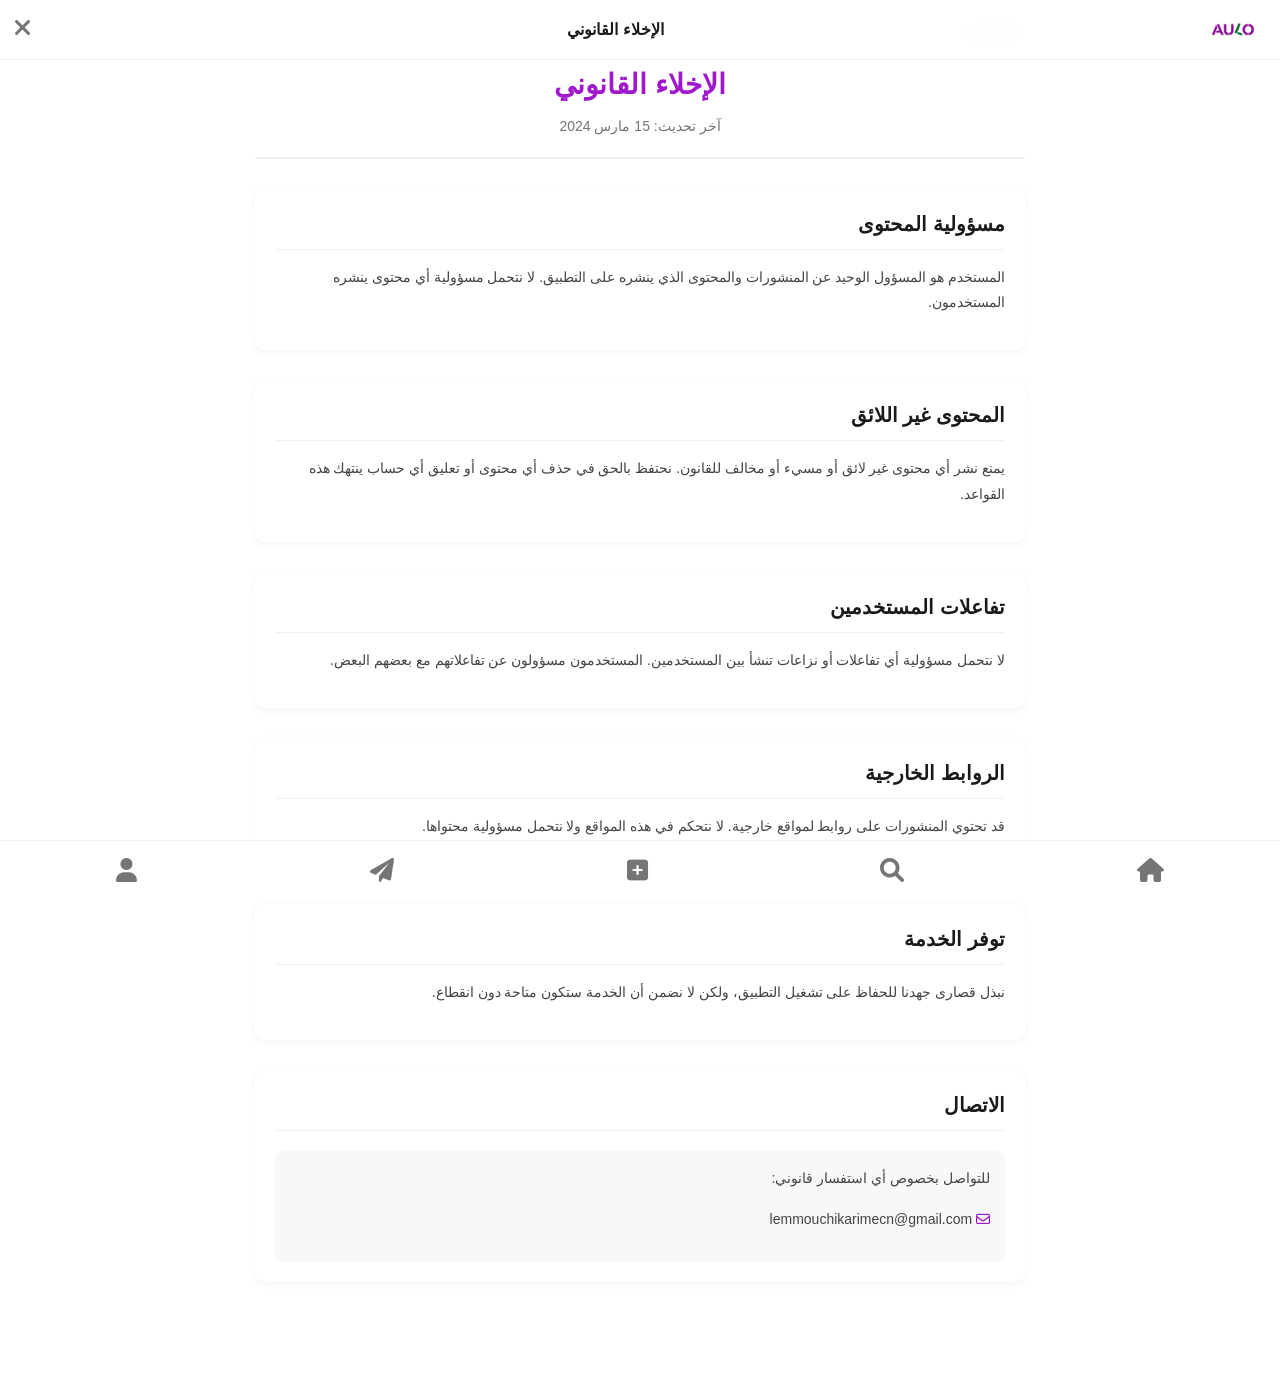
<file: disclaimer.html>
<!DOCTYPE html>
<html lang="ar" dir="rtl">
<head>
    <meta charset="UTF-8">
    <meta name="viewport" content="width=device-width, initial-scale=1.0, maximum-scale=1.0, user-scalable=no">
    <title>Aulo - الإخلاء القانوني</title>
    <link rel="icon" type="image/png" href="images/l.png">
    <link rel="stylesheet" href="css/style.css">
    <link rel="stylesheet" href="https://cdnjs.cloudflare.com/ajax/libs/font-awesome/6.0.0/css/all.min.css">
    <style>
        .legal-container {
            max-width: 800px;
            margin: 0 auto;
            padding: 20px 15px 80px 15px;
        }
        
        .legal-header {
            text-align: center;
            margin-bottom: 30px;
            padding-bottom: 20px;
            border-bottom: 2px solid var(--border-color);
        }
        
        .legal-header h1 {
            font-size: 28px;
            color: var(--primary-color);
            margin-bottom: 10px;
        }
        
        .legal-header .date {
            color: var(--secondary-text);
            font-size: 14px;
        }
        
        .legal-section {
            margin-bottom: 30px;
            background: #fff;
            border-radius: 10px;
            padding: 20px;
            box-shadow: 0 2px 10px rgba(0,0,0,0.05);
        }
        
        .legal-section h2 {
            font-size: 20px;
            color: var(--text-color);
            margin-bottom: 15px;
            padding-bottom: 10px;
            border-bottom: 1px solid var(--border-color);
        }
        
        .legal-section p {
            font-size: 14px;
            line-height: 1.8;
            color: #444;
            margin-bottom: 15px;
        }
        
        .legal-section ul {
            margin-right: 20px;
            margin-bottom: 15px;
        }
        
        .legal-section li {
            font-size: 14px;
            line-height: 1.8;
            color: #444;
            margin-bottom: 5px;
        }
        
        .back-btn {
            display: inline-flex;
            align-items: center;
            gap: 5px;
            color: var(--primary-color);
            text-decoration: none;
            font-weight: 600;
            margin-bottom: 20px;
        }
        
        .back-btn:hover {
            text-decoration: underline;
        }
        
        .contact-info {
            background: #f8f8f8;
            padding: 15px;
            border-radius: 8px;
            margin-top: 20px;
        }
    </style>
</head>
<body>

    <header>
        <div class="logo-container">
            <img src="images/logo.png" alt="Aulo" onclick="location.href='index.html'">
        </div>
        <div style="font-weight: bold;">الإخلاء القانوني</div>
        <div class="header-actions" onclick="window.close()" style="cursor: pointer;">
            <i class="fa-solid fa-xmark" style="font-size: 24px; color: var(--secondary-text);"></i>
        </div>
    </header>

    <main class="legal-container">
        
        <a href="javascript:history.back()" class="back-btn">
            <i class="fa-solid fa-arrow-right"></i>
            العودة
        </a>
        
        <div class="legal-header">
            <h1>الإخلاء القانوني</h1>
            <div class="date">آخر تحديث: 15 مارس 2024</div>
        </div>
        
        <div class="legal-section">
            <h2>مسؤولية المحتوى</h2>
            <p>المستخدم هو المسؤول الوحيد عن المنشورات والمحتوى الذي ينشره على التطبيق. لا نتحمل مسؤولية أي محتوى ينشره المستخدمون.</p>
        </div>
        
        <div class="legal-section">
            <h2>المحتوى غير اللائق</h2>
            <p>يمنع نشر أي محتوى غير لائق أو مسيء أو مخالف للقانون. نحتفظ بالحق في حذف أي محتوى أو تعليق أي حساب ينتهك هذه القواعد.</p>
        </div>
        
        <div class="legal-section">
            <h2>تفاعلات المستخدمين</h2>
            <p>لا نتحمل مسؤولية أي تفاعلات أو نزاعات تنشأ بين المستخدمين. المستخدمون مسؤولون عن تفاعلاتهم مع بعضهم البعض.</p>
        </div>
        
        <div class="legal-section">
            <h2>الروابط الخارجية</h2>
            <p>قد تحتوي المنشورات على روابط لمواقع خارجية. لا نتحكم في هذه المواقع ولا نتحمل مسؤولية محتواها.</p>
        </div>
        
        <div class="legal-section">
            <h2>توفر الخدمة</h2>
            <p>نبذل قصارى جهدنا للحفاظ على تشغيل التطبيق، ولكن لا نضمن أن الخدمة ستكون متاحة دون انقطاع.</p>
        </div>
        
        <div class="legal-section">
            <h2>الاتصال</h2>
            <div class="contact-info">
                <p>للتواصل بخصوص أي استفسار قانوني:</p>
                <p><i class="fa-regular fa-envelope" style="color: var(--primary-color);"></i> lemmouchikarimecn@gmail.com</p>
            </div>
        </div>
    </main>

    <nav class="bottom-nav">
        <a href="main.html" class="nav-item"><i class="fa-solid fa-house"></i></a>
        <a href="find.html" class="nav-item"><i class="fa-solid fa-magnifying-glass"></i></a>
        <a href="post.html" class="nav-item"><i class="fa-solid fa-plus-square"></i></a>
        <a href="chatmain.html" class="nav-item"><i class="fa-solid fa-paper-plane"></i></a>
        <a href="myprofile.html" class="nav-item"><i class="fa-solid fa-user"></i></a>
    </nav>

    <script src="js/ui.js"></script>
</body>
</html>
</file>
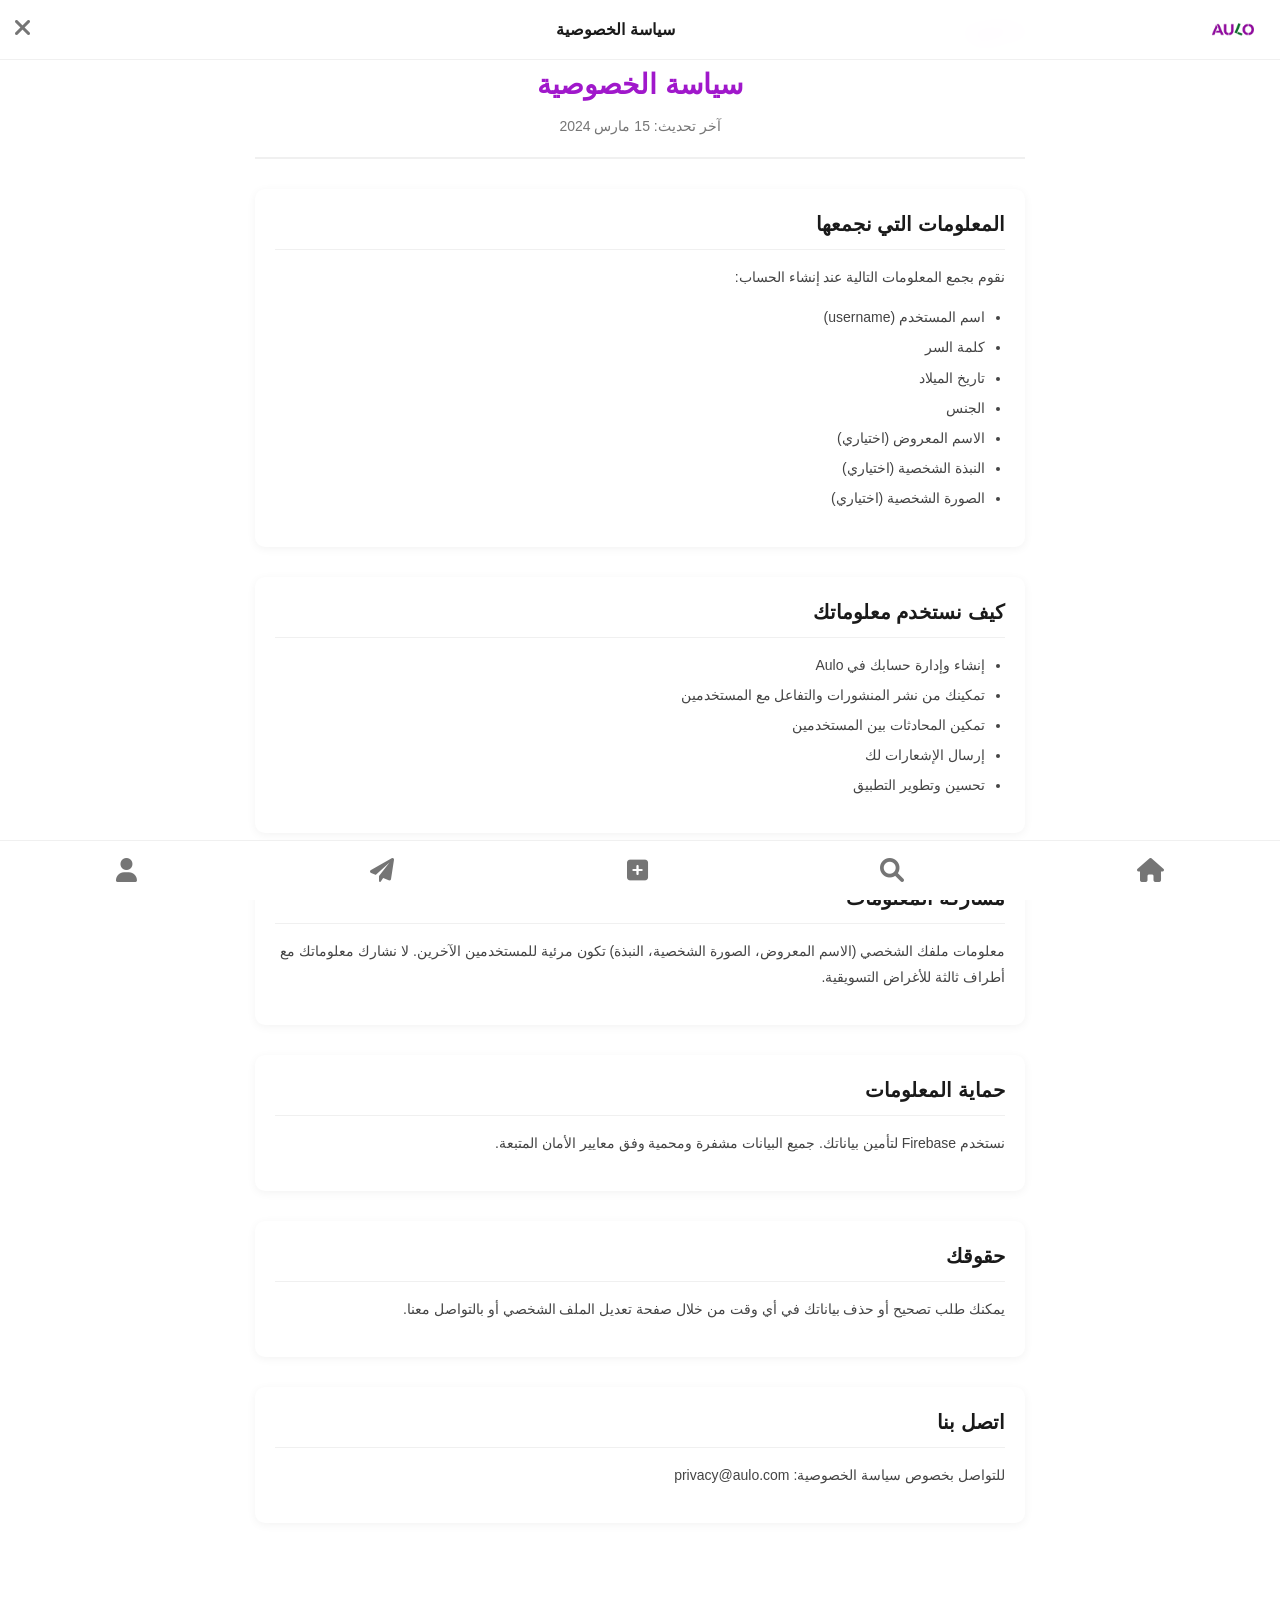
<file: privacy.html>
<!DOCTYPE html>
<html lang="ar" dir="rtl">
<head>
    <meta charset="UTF-8">
    <meta name="viewport" content="width=device-width, initial-scale=1.0, maximum-scale=1.0, user-scalable=no">
    <title>Aulo - سياسة الخصوصية</title>
    <link rel="icon" type="image/png" href="images/l.png">
    <link rel="stylesheet" href="css/style.css">
    <link rel="stylesheet" href="https://cdnjs.cloudflare.com/ajax/libs/font-awesome/6.0.0/css/all.min.css">
    <style>
        .legal-container {
            max-width: 800px;
            margin: 0 auto;
            padding: 20px 15px 80px 15px;
        }
        
        .legal-header {
            text-align: center;
            margin-bottom: 30px;
            padding-bottom: 20px;
            border-bottom: 2px solid var(--border-color);
        }
        
        .legal-header h1 {
            font-size: 28px;
            color: var(--primary-color);
            margin-bottom: 10px;
        }
        
        .legal-header .date {
            color: var(--secondary-text);
            font-size: 14px;
        }
        
        .legal-section {
            margin-bottom: 30px;
            background: #fff;
            border-radius: 10px;
            padding: 20px;
            box-shadow: 0 2px 10px rgba(0,0,0,0.05);
        }
        
        .legal-section h2 {
            font-size: 20px;
            color: var(--text-color);
            margin-bottom: 15px;
            padding-bottom: 10px;
            border-bottom: 1px solid var(--border-color);
        }
        
        .legal-section p {
            font-size: 14px;
            line-height: 1.8;
            color: #444;
            margin-bottom: 15px;
        }
        
        .legal-section ul {
            margin-right: 20px;
            margin-bottom: 15px;
        }
        
        .legal-section li {
            font-size: 14px;
            line-height: 1.8;
            color: #444;
            margin-bottom: 5px;
        }
        
        .back-btn {
            display: inline-flex;
            align-items: center;
            gap: 5px;
            color: var(--primary-color);
            text-decoration: none;
            font-weight: 600;
            margin-bottom: 20px;
        }
        
        .back-btn:hover {
            text-decoration: underline;
        }
    </style>
</head>
<body>

    <header>
        <div class="logo-container">
            <img src="images/logo.png" alt="Aulo" onclick="location.href='index.html'">
        </div>
        <div style="font-weight: bold;">سياسة الخصوصية</div>
        <div class="header-actions" onclick="window.close()" style="cursor: pointer;">
            <i class="fa-solid fa-xmark" style="font-size: 24px; color: var(--secondary-text);"></i>
        </div>
    </header>

    <main class="legal-container">
        
        <a href="javascript:history.back()" class="back-btn">
            <i class="fa-solid fa-arrow-right"></i>
            العودة
        </a>
        
        <div class="legal-header">
            <h1>سياسة الخصوصية</h1>
            <div class="date">آخر تحديث: 15 مارس 2024</div>
        </div>
        
        <div class="legal-section">
            <h2>المعلومات التي نجمعها</h2>
            <p>نقوم بجمع المعلومات التالية عند إنشاء الحساب:</p>
            <ul>
                <li>اسم المستخدم (username)</li>
                <li>كلمة السر</li>
                <li>تاريخ الميلاد</li>
                <li>الجنس</li>
                <li>الاسم المعروض (اختياري)</li>
                <li>النبذة الشخصية (اختياري)</li>
                <li>الصورة الشخصية (اختياري)</li>
            </ul>
        </div>
        
        <div class="legal-section">
            <h2>كيف نستخدم معلوماتك</h2>
            <ul>
                <li>إنشاء وإدارة حسابك في Aulo</li>
                <li>تمكينك من نشر المنشورات والتفاعل مع المستخدمين</li>
                <li>تمكين المحادثات بين المستخدمين</li>
                <li>إرسال الإشعارات لك</li>
                <li>تحسين وتطوير التطبيق</li>
            </ul>
        </div>
        
        <div class="legal-section">
            <h2>مشاركة المعلومات</h2>
            <p>معلومات ملفك الشخصي (الاسم المعروض، الصورة الشخصية، النبذة) تكون مرئية للمستخدمين الآخرين. لا نشارك معلوماتك مع أطراف ثالثة للأغراض التسويقية.</p>
        </div>
        
        <div class="legal-section">
            <h2>حماية المعلومات</h2>
            <p>نستخدم Firebase لتأمين بياناتك. جميع البيانات مشفرة ومحمية وفق معايير الأمان المتبعة.</p>
        </div>
        
        <div class="legal-section">
            <h2>حقوقك</h2>
            <p>يمكنك طلب تصحيح أو حذف بياناتك في أي وقت من خلال صفحة تعديل الملف الشخصي أو بالتواصل معنا.</p>
        </div>
        
        <div class="legal-section">
            <h2>اتصل بنا</h2>
            <p>للتواصل بخصوص سياسة الخصوصية: privacy@aulo.com</p>
        </div>
    </main>

    <nav class="bottom-nav">
        <a href="main.html" class="nav-item"><i class="fa-solid fa-house"></i></a>
        <a href="find.html" class="nav-item"><i class="fa-solid fa-magnifying-glass"></i></a>
        <a href="post.html" class="nav-item"><i class="fa-solid fa-plus-square"></i></a>
        <a href="chatmain.html" class="nav-item"><i class="fa-solid fa-paper-plane"></i></a>
        <a href="myprofile.html" class="nav-item"><i class="fa-solid fa-user"></i></a>
    </nav>

    <script src="js/ui.js"></script>
</body>
</html>
</file>
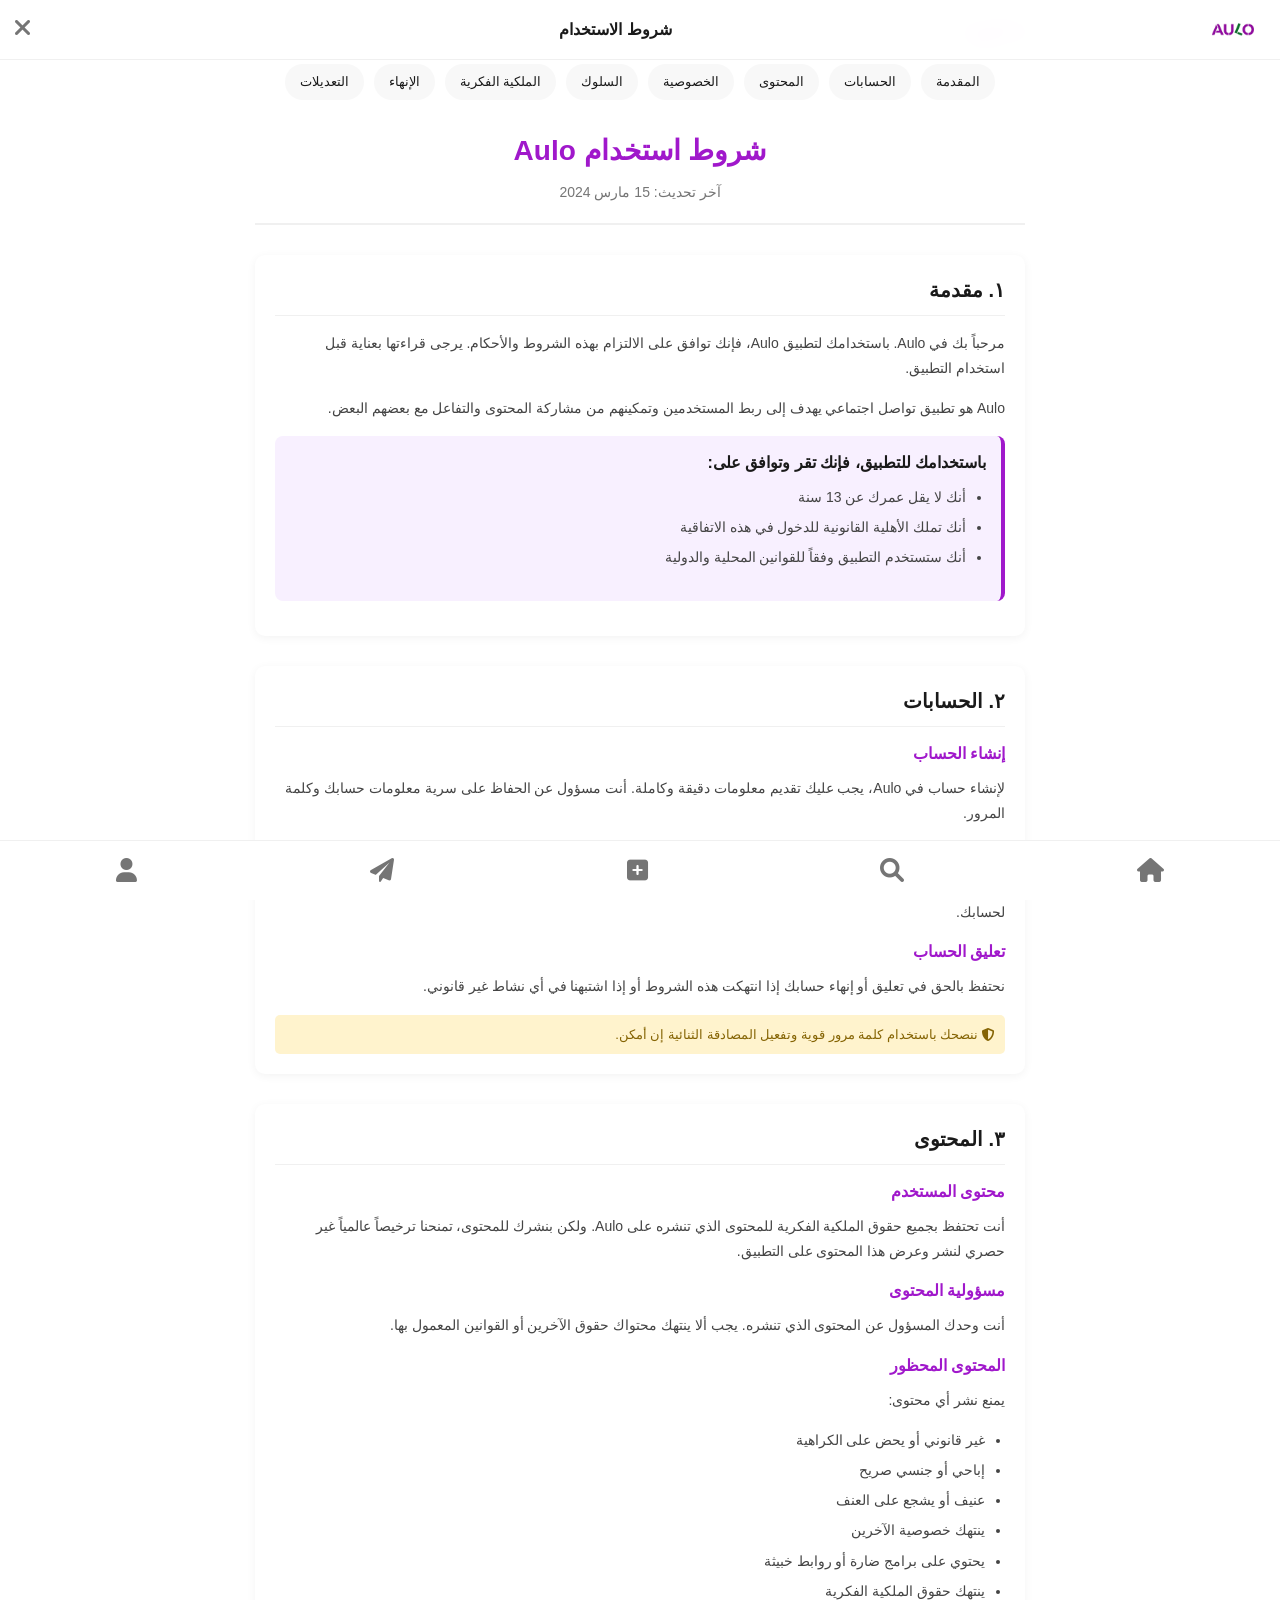
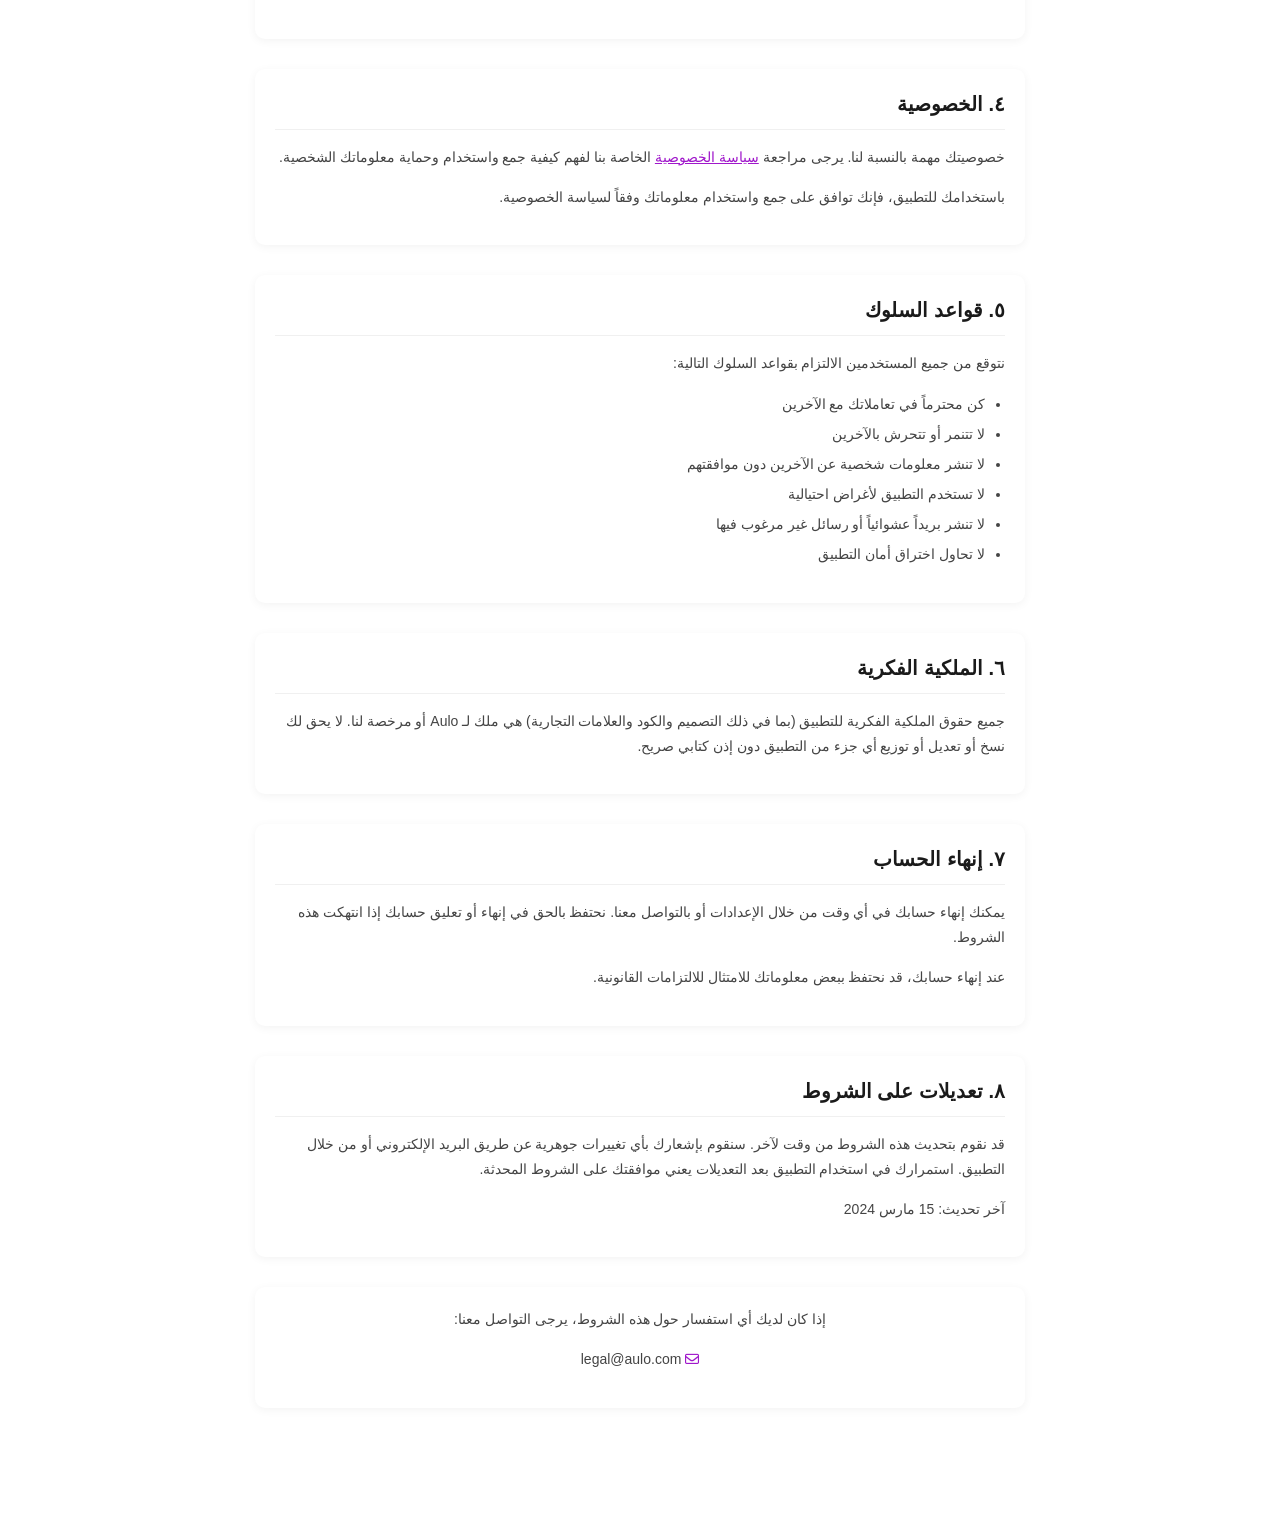
<file: terms.html>
<!DOCTYPE html>
<html lang="ar" dir="rtl">
<head>
    <meta charset="UTF-8">
    <meta name="viewport" content="width=device-width, initial-scale=1.0, maximum-scale=1.0, user-scalable=no">
    <title>Aulo - شروط الاستخدام</title>
    <link rel="icon" type="image/png" href="images/l.png">
    <link rel="stylesheet" href="css/style.css">
    <link rel="stylesheet" href="https://cdnjs.cloudflare.com/ajax/libs/font-awesome/6.0.0/css/all.min.css">
    <style>
        .legal-container {
            max-width: 800px;
            margin: 0 auto;
            padding: 20px 15px 80px 15px;
        }
        
        .legal-header {
            text-align: center;
            margin-bottom: 30px;
            padding-bottom: 20px;
            border-bottom: 2px solid var(--border-color);
        }
        
        .legal-header h1 {
            font-size: 28px;
            color: var(--primary-color);
            margin-bottom: 10px;
        }
        
        .legal-header .date {
            color: var(--secondary-text);
            font-size: 14px;
        }
        
        .legal-section {
            margin-bottom: 30px;
            background: #fff;
            border-radius: 10px;
            padding: 20px;
            box-shadow: 0 2px 10px rgba(0,0,0,0.05);
        }
        
        .legal-section h2 {
            font-size: 20px;
            color: var(--text-color);
            margin-bottom: 15px;
            padding-bottom: 10px;
            border-bottom: 1px solid var(--border-color);
        }
        
        .legal-section h3 {
            font-size: 16px;
            color: var(--primary-color);
            margin: 15px 0 10px;
        }
        
        .legal-section p {
            font-size: 14px;
            line-height: 1.8;
            color: #444;
            margin-bottom: 15px;
        }
        
        .legal-section ul, .legal-section ol {
            margin-right: 20px;
            margin-bottom: 15px;
        }
        
        .legal-section li {
            font-size: 14px;
            line-height: 1.8;
            color: #444;
            margin-bottom: 5px;
        }
        
        .legal-section .highlight {
            background: #f8f0ff;
            padding: 15px;
            border-radius: 8px;
            border-right: 4px solid var(--primary-color);
            margin: 15px 0;
        }
        
        .legal-section .note {
            background: #fff3cd;
            color: #856404;
            padding: 10px;
            border-radius: 5px;
            font-size: 13px;
            margin-top: 10px;
        }
        
        .back-btn {
            display: inline-flex;
            align-items: center;
            gap: 5px;
            color: var(--primary-color);
            text-decoration: none;
            font-weight: 600;
            margin-bottom: 20px;
        }
        
        .back-btn:hover {
            text-decoration: underline;
        }
        
        .quick-nav {
            display: flex;
            flex-wrap: wrap;
            gap: 10px;
            margin-bottom: 30px;
            justify-content: center;
        }
        
        .quick-nav a {
            background: #f8f8f8;
            color: var(--text-color);
            text-decoration: none;
            padding: 8px 15px;
            border-radius: 20px;
            font-size: 13px;
            transition: 0.2s;
        }
        
        .quick-nav a:hover {
            background: var(--primary-color);
            color: white;
        }
        
        @media (max-width: 600px) {
            .legal-container {
                padding: 15px 10px 70px 10px;
            }
            
            .legal-header h1 {
                font-size: 24px;
            }
        }
    </style>
</head>
<body>

    <header>
        <div class="logo-container">
            <img src="images/logo.png" alt="Aulo" onclick="location.href='index.html'">
        </div>
        <div style="font-weight: bold;">شروط الاستخدام</div>
        <div class="header-actions" onclick="window.close()" style="cursor: pointer;">
            <i class="fa-solid fa-xmark" style="font-size: 24px; color: var(--secondary-text);"></i>
        </div>
    </header>

    <main class="legal-container">
        
        <a href="javascript:history.back()" class="back-btn">
            <i class="fa-solid fa-arrow-right"></i>
            العودة
        </a>
        
        <div class="quick-nav">
            <a href="#section1">المقدمة</a>
            <a href="#section2">الحسابات</a>
            <a href="#section3">المحتوى</a>
            <a href="#section4">الخصوصية</a>
            <a href="#section5">السلوك</a>
            <a href="#section6">الملكية الفكرية</a>
            <a href="#section7">الإنهاء</a>
            <a href="#section8">التعديلات</a>
        </div>
        
        <div class="legal-header">
            <h1>شروط استخدام Aulo</h1>
            <div class="date">آخر تحديث: 15 مارس 2024</div>
        </div>
        
        <div id="section1" class="legal-section">
            <h2>١. مقدمة</h2>
            <p>مرحباً بك في Aulo. باستخدامك لتطبيق Aulo، فإنك توافق على الالتزام بهذه الشروط والأحكام. يرجى قراءتها بعناية قبل استخدام التطبيق.</p>
            <p>Aulo هو تطبيق تواصل اجتماعي يهدف إلى ربط المستخدمين وتمكينهم من مشاركة المحتوى والتفاعل مع بعضهم البعض.</p>
            <div class="highlight">
                <strong>باستخدامك للتطبيق، فإنك تقر وتوافق على:</strong>
                <ul style="margin-top: 10px;">
                    <li>أنك لا يقل عمرك عن 13 سنة</li>
                    <li>أنك تملك الأهلية القانونية للدخول في هذه الاتفاقية</li>
                    <li>أنك ستستخدم التطبيق وفقاً للقوانين المحلية والدولية</li>
                </ul>
            </div>
        </div>
        
        <div id="section2" class="legal-section">
            <h2>٢. الحسابات</h2>
            <h3>إنشاء الحساب</h3>
            <p>لإنشاء حساب في Aulo، يجب عليك تقديم معلومات دقيقة وكاملة. أنت مسؤول عن الحفاظ على سرية معلومات حسابك وكلمة المرور.</p>
            
            <h3>أمان الحساب</h3>
            <p>أنت مسؤول مسؤولية كاملة عن جميع الأنشطة التي تحدث عبر حسابك. يجب عليك إبلاغنا فوراً عن أي استخدام غير مصرح به لحسابك.</p>
            
            <h3>تعليق الحساب</h3>
            <p>نحتفظ بالحق في تعليق أو إنهاء حسابك إذا انتهكت هذه الشروط أو إذا اشتبهنا في أي نشاط غير قانوني.</p>
            
            <div class="note">
                <i class="fa-solid fa-shield"></i>
                ننصحك باستخدام كلمة مرور قوية وتفعيل المصادقة الثنائية إن أمكن.
            </div>
        </div>
        
        <div id="section3" class="legal-section">
            <h2>٣. المحتوى</h2>
            <h3>محتوى المستخدم</h3>
            <p>أنت تحتفظ بجميع حقوق الملكية الفكرية للمحتوى الذي تنشره على Aulo. ولكن بنشرك للمحتوى، تمنحنا ترخيصاً عالمياً غير حصري لنشر وعرض هذا المحتوى على التطبيق.</p>
            
            <h3>مسؤولية المحتوى</h3>
            <p>أنت وحدك المسؤول عن المحتوى الذي تنشره. يجب ألا ينتهك محتواك حقوق الآخرين أو القوانين المعمول بها.</p>
            
            <h3>المحتوى المحظور</h3>
            <p>يمنع نشر أي محتوى:</p>
            <ul>
                <li>غير قانوني أو يحض على الكراهية</li>
                <li>إباحي أو جنسي صريح</li>
                <li>عنيف أو يشجع على العنف</li>
                <li>ينتهك خصوصية الآخرين</li>
                <li>يحتوي على برامج ضارة أو روابط خبيثة</li>
                <li>ينتهك حقوق الملكية الفكرية</li>
            </ul>
        </div>
        
        <div id="section4" class="legal-section">
            <h2>٤. الخصوصية</h2>
            <p>خصوصيتك مهمة بالنسبة لنا. يرجى مراجعة <a href="privacy.html" style="color: var(--primary-color);">سياسة الخصوصية</a> الخاصة بنا لفهم كيفية جمع واستخدام وحماية معلوماتك الشخصية.</p>
            <p>باستخدامك للتطبيق، فإنك توافق على جمع واستخدام معلوماتك وفقاً لسياسة الخصوصية.</p>
        </div>
        
        <div id="section5" class="legal-section">
            <h2>٥. قواعد السلوك</h2>
            <p>نتوقع من جميع المستخدمين الالتزام بقواعد السلوك التالية:</p>
            <ul>
                <li>كن محترماً في تعاملاتك مع الآخرين</li>
                <li>لا تتنمر أو تتحرش بالآخرين</li>
                <li>لا تنشر معلومات شخصية عن الآخرين دون موافقتهم</li>
                <li>لا تستخدم التطبيق لأغراض احتيالية</li>
                <li>لا تنشر بريداً عشوائياً أو رسائل غير مرغوب فيها</li>
                <li>لا تحاول اختراق أمان التطبيق</li>
            </ul>
        </div>
        
        <div id="section6" class="legal-section">
            <h2>٦. الملكية الفكرية</h2>
            <p>جميع حقوق الملكية الفكرية للتطبيق (بما في ذلك التصميم والكود والعلامات التجارية) هي ملك لـ Aulo أو مرخصة لنا. لا يحق لك نسخ أو تعديل أو توزيع أي جزء من التطبيق دون إذن كتابي صريح.</p>
        </div>
        
        <div id="section7" class="legal-section">
            <h2>٧. إنهاء الحساب</h2>
            <p>يمكنك إنهاء حسابك في أي وقت من خلال الإعدادات أو بالتواصل معنا. نحتفظ بالحق في إنهاء أو تعليق حسابك إذا انتهكت هذه الشروط.</p>
            <p>عند إنهاء حسابك، قد نحتفظ ببعض معلوماتك للامتثال للالتزامات القانونية.</p>
        </div>
        
        <div id="section8" class="legal-section">
            <h2>٨. تعديلات على الشروط</h2>
            <p>قد نقوم بتحديث هذه الشروط من وقت لآخر. سنقوم بإشعارك بأي تغييرات جوهرية عن طريق البريد الإلكتروني أو من خلال التطبيق. استمرارك في استخدام التطبيق بعد التعديلات يعني موافقتك على الشروط المحدثة.</p>
            <p>آخر تحديث: 15 مارس 2024</p>
        </div>
        
        <div class="legal-section" style="text-align: center;">
            <p>إذا كان لديك أي استفسار حول هذه الشروط، يرجى التواصل معنا:</p>
            <p><i class="fa-regular fa-envelope" style="color: var(--primary-color);"></i> legal@aulo.com</p>
        </div>
    </main>

    <nav class="bottom-nav">
        <a href="main.html" class="nav-item"><i class="fa-solid fa-house"></i></a>
        <a href="find.html" class="nav-item"><i class="fa-solid fa-magnifying-glass"></i></a>
        <a href="post.html" class="nav-item"><i class="fa-solid fa-plus-square"></i></a>
        <a href="chatmain.html" class="nav-item"><i class="fa-solid fa-paper-plane"></i></a>
        <a href="myprofile.html" class="nav-item"><i class="fa-solid fa-user"></i></a>
    </nav>

    <script src="js/ui.js"></script>
</body>
</html>
</file>
<file: css/style.css>
/* Aulo Style Framework
   Theme: Minimalist & Clean
   Primary Color: #a018cb
*/

:root {
    --primary-color: #a018cb;
    --bg-color: #ffffff;
    --text-color: #1a1a1a;
    --secondary-text: #757575;
    --border-color: #f0f0f0;
    --skeleton-bg: #eeeeee;
    --error-color: #ff3b30;
    --safe-area-bottom: env(safe-area-inset-bottom);
}

* {
    margin: 0;
    padding: 0;
    box-sizing: border-box;
    -webkit-tap-highlight-color: transparent; /* إزالة الوميض عند النقر في الهاتف */
}

body {
    font-family: -apple-system, BlinkMacSystemFont, "Segoe UI", Roboto, Helvetica, Arial, sans-serif;
    background-color: var(--bg-color);
    color: var(--text-color);
    line-height: 1.5;
    overflow-x: hidden;
    direction: rtl; /* دعم اللغة العربية */
}

/* --- الهيدر (Header) الثابت --- */
header {
    position: fixed;
    top: 0;
    width: 100%;
    height: 60px;
    background: rgba(255, 255, 255, 0.95);
    backdrop-filter: blur(10px);
    border-bottom: 1px solid var(--border-color);
    display: flex;
    justify-content: space-between;
    align-items: center;
    padding: 0 15px;
    z-index: 1000;
}

.logo-container img {
    height: 35px; /* مقاس لوجو logo.png */
    vertical-align: middle;
}

.not-icon {
    position: relative;
    cursor: pointer;
}

.not-dot {
    position: absolute;
    top: -2px;
    right: -2px;
    width: 8px;
    height: 8px;
    background-color: var(--primary-color);
    border-radius: 50%;
    border: 2px solid white;
}

/* --- النافبار السفلي (Bottom Navbar) --- */
.bottom-nav {
    position: fixed;
    bottom: 0;
    width: 100%;
    height: calc(60px + var(--safe-area-bottom));
    background: var(--bg-color);
    border-top: 1px solid var(--border-color);
    display: flex;
    justify-content: space-around;
    align-items: center;
    padding-bottom: var(--safe-area-bottom);
    z-index: 1000;
}

.nav-item {
    color: var(--secondary-text);
    font-size: 24px;
    text-decoration: none;
    transition: 0.3s;
}

.nav-item.active {
    color: var(--primary-color);
}

/* --- العناصر العامة (Components) --- */
.container {
    padding: 70px 15px 80px 15px; /* مساحة للهيدر والنافبار */
    max-width: 600px;
    margin: 0 auto;
}

.btn-primary {
    background-color: var(--primary-color);
    color: white;
    border: none;
    padding: 12px 20px;
    border-radius: 25px;
    font-weight: 600;
    cursor: pointer;
    width: 100%;
    transition: opacity 0.3s;
}

.btn-primary:disabled {
    background-color: #e0e0e0;
    color: #a0a0a0;
    cursor: not-allowed;
}

input, textarea {
    width: 100%;
    border: 1px solid var(--border-color);
    padding: 12px;
    border-radius: 10px;
    font-size: 16px;
    outline: none;
}

input:focus {
    border-color: var(--primary-color);
}

/* --- نظام الـ Skeleton Loading (Shimmer) --- */
.skeleton {
    background: var(--skeleton-bg);
    background-image: linear-gradient(90deg, var(--skeleton-bg) 0px, #f5f5f5 40px, var(--skeleton-bg) 80px);
    background-size: 600px;
    animation: shimmer 1.5s infinite linear;
}

@keyframes shimmer {
    0% { background-position: -150px; }
    100% { background-position: 450px; }
}

/* --- الإشعارات (Snackbars) --- */
.snackbar {
    position: fixed;
    bottom: 80px;
    left: 50%;
    transform: translateX(-50%);
    background: #333;
    color: white;
    padding: 10px 20px;
    border-radius: 30px;
    font-size: 14px;
    z-index: 2000;
    display: none;
}
</file>
